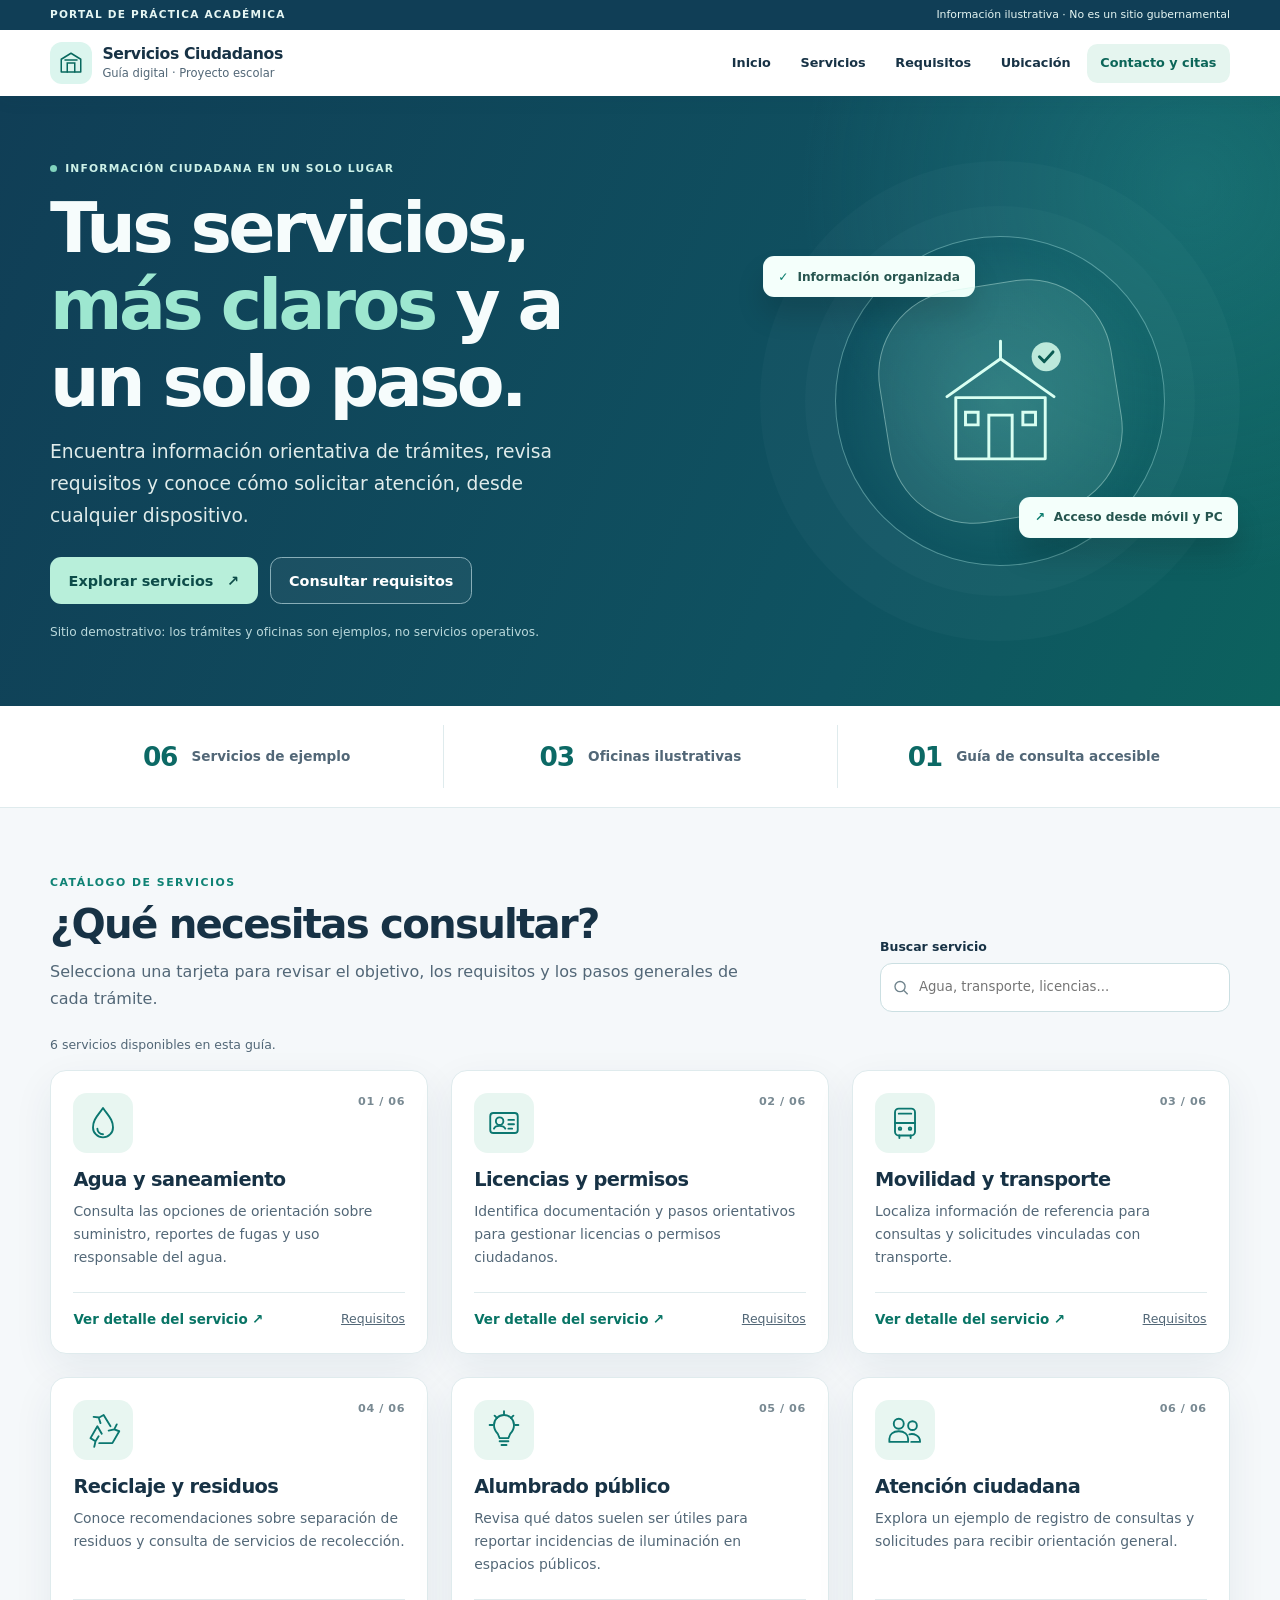
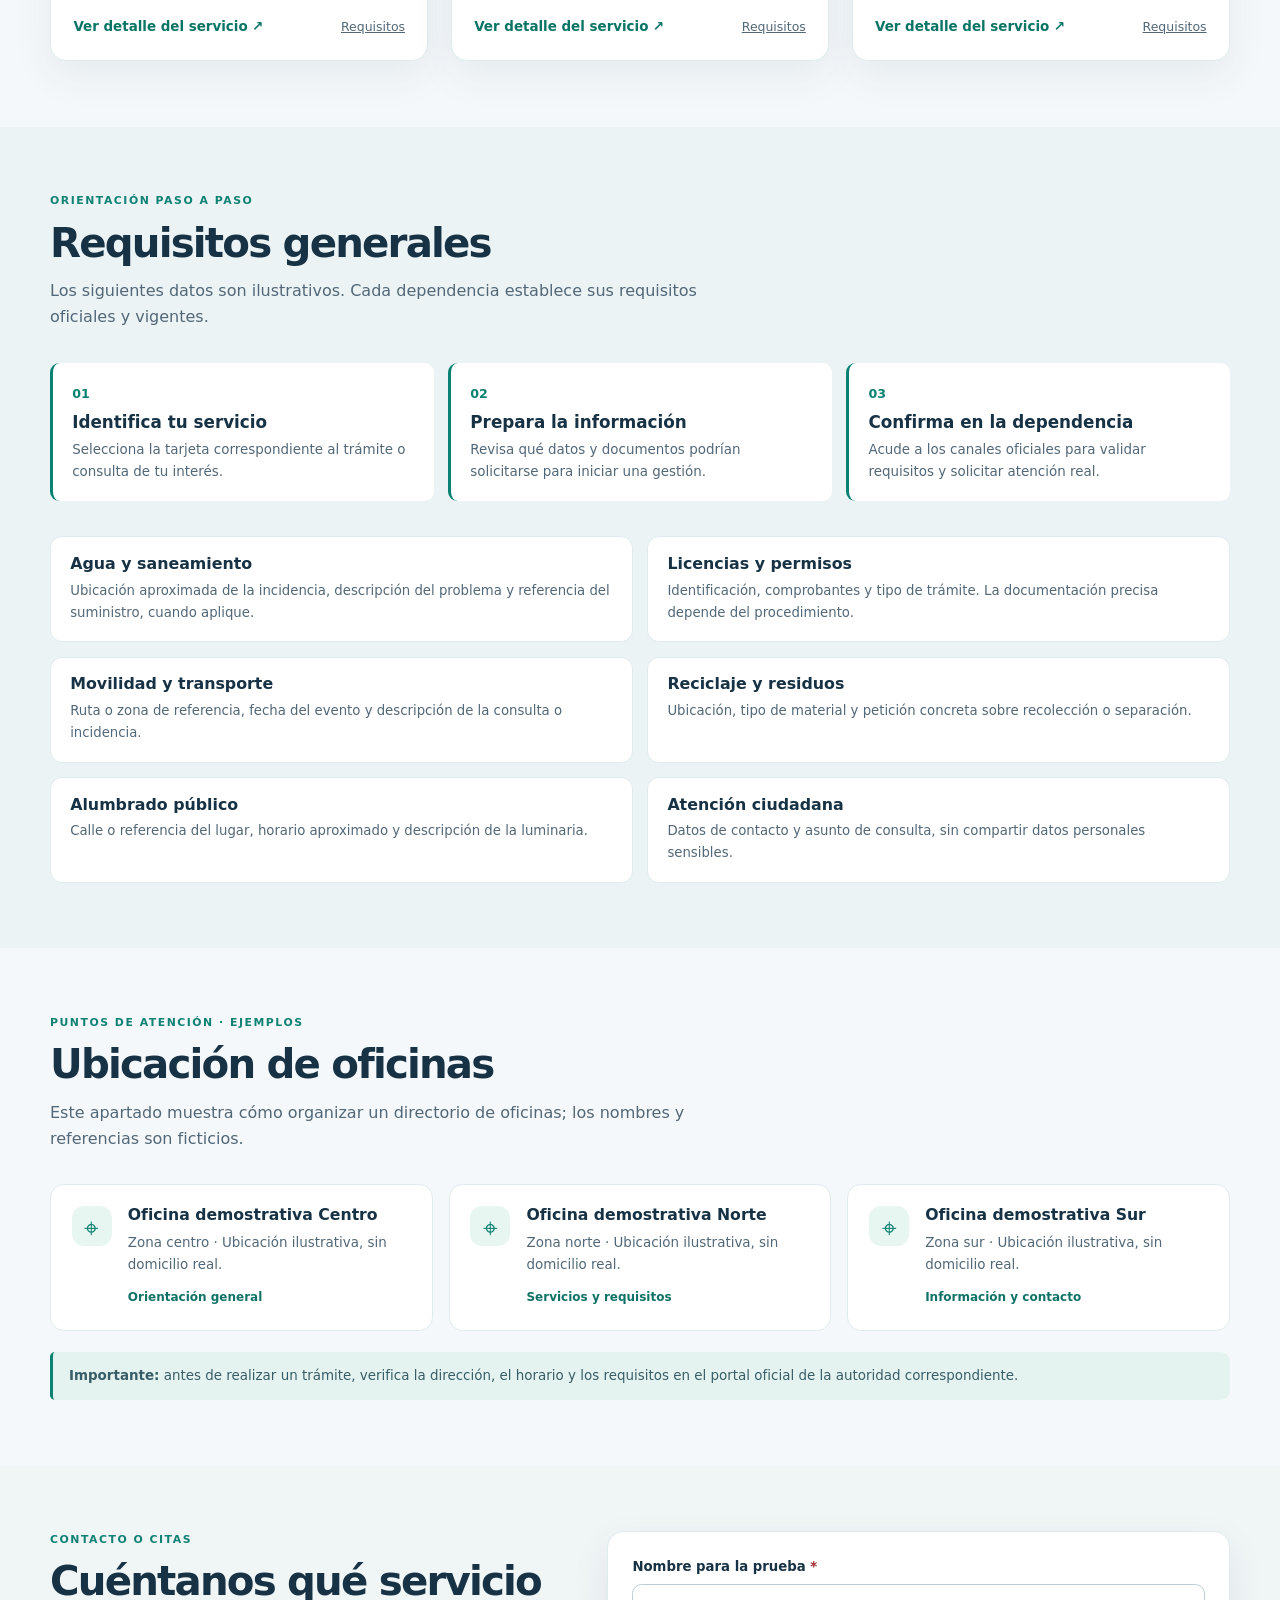
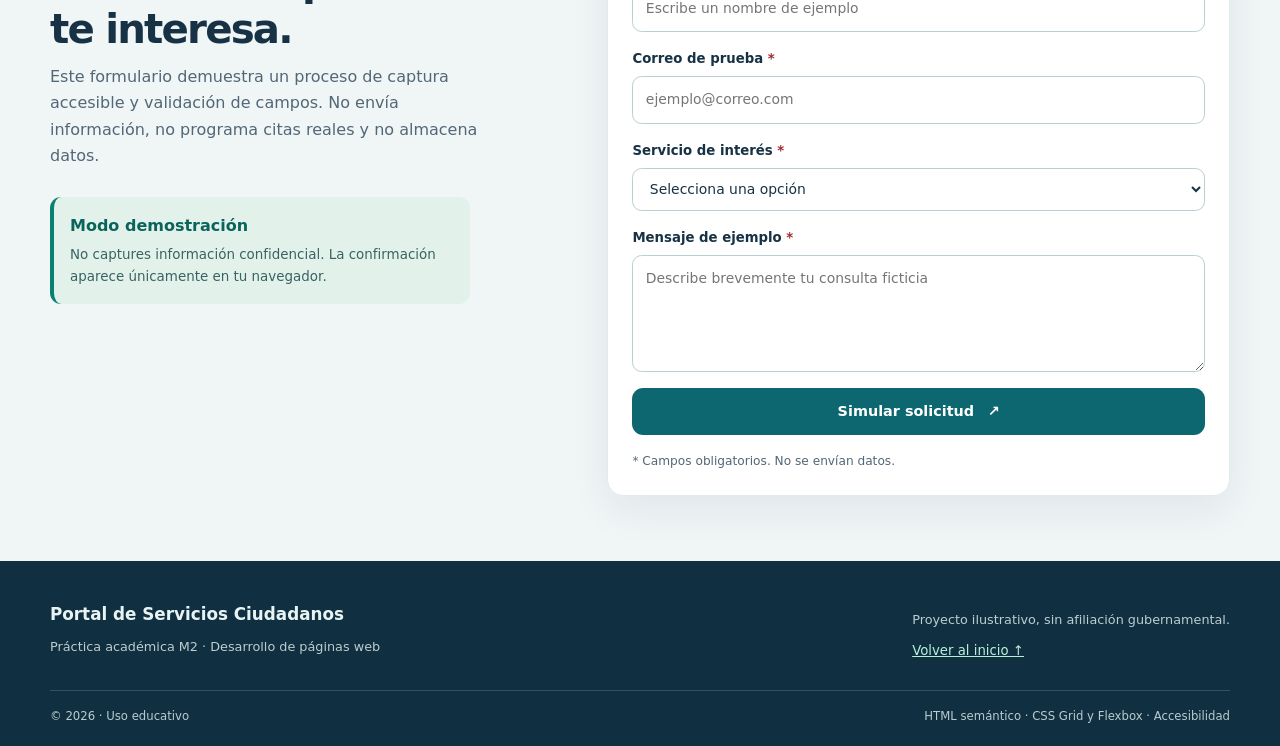
<file: index.html>
<!DOCTYPE html>
<html lang="es">
<head>
  <meta charset="UTF-8">
  <meta name="viewport" content="width=device-width, initial-scale=1.0">
  <meta name="description" content="Portal académico responsivo con información orientativa sobre servicios ciudadanos, requisitos, ubicación y contacto.">
  <meta name="theme-color" content="#103e56">
  <title>Portal de Servicios Ciudadanos | Inicio</title>
  <link rel="stylesheet" href="style.css">
  <script src="script.js" defer></script>
</head>
<body>
  <a class="saltar-contenido" href="#contenido">Ir al contenido principal</a>
  <header id="inicio" class="encabezado-sitio">
    <div class="barra-superior"><div class="contenedor barra-interior"><span>PORTAL DE PRÁCTICA ACADÉMICA</span><span class="barra-derecha">Información ilustrativa · No es un sitio gubernamental</span></div></div>
    <div class="contenedor cabecera-principal">
      <a class="marca" href="#inicio" aria-label="Portal de Servicios Ciudadanos, ir al inicio">
        <span class="marca-emblema" aria-hidden="true"><svg viewBox="0 0 40 40" fill="none"><path d="M7 15 20 7l13 8v17H7V15Z" stroke="currentColor" stroke-width="2" stroke-linejoin="round"/><path d="M15 32V20h10v12M12 16h16" stroke="currentColor" stroke-width="2" stroke-linecap="round"/></svg></span>
        <span class="marca-texto"><strong>Servicios Ciudadanos</strong><small>Guía digital · Proyecto escolar</small></span>
      </a>
      <nav class="navegacion-sitio" aria-label="Navegación principal">
        <a href="#inicio">Inicio</a><a href="#servicios">Servicios</a><a href="#requisitos">Requisitos</a><a href="#ubicacion">Ubicación</a><a href="#contacto" class="enlace-contacto">Contacto y citas</a>
      </nav>
    </div>
  </header>

  <main id="contenido" class="contenido-principal">
    <section class="hero" aria-labelledby="titulo-hero">
      <div class="contenedor hero-contenido">
        <div class="hero-texto">
          <p class="etiqueta-clara"><span class="punto" aria-hidden="true"></span> INFORMACIÓN CIUDADANA EN UN SOLO LUGAR</p>
          <h1 id="titulo-hero">Tus servicios, <em>más claros</em> y a un solo paso.</h1>
          <p class="hero-descripcion">Encuentra información orientativa de trámites, revisa requisitos y conoce cómo solicitar atención, desde cualquier dispositivo.</p>
          <div class="hero-acciones"><a class="boton boton-primario" href="#servicios">Explorar servicios <span aria-hidden="true">↗</span></a><a class="boton boton-secundario" href="#requisitos">Consultar requisitos</a></div>
          <p class="nota-hero">Sitio demostrativo: los trámites y oficinas son ejemplos, no servicios operativos.</p>
        </div>
        <div class="hero-ilustracion" aria-hidden="true">
          <div class="tarjeta-flotante tarjeta-flotante-uno"><span class="icono-mini">✓</span> Información organizada</div>
          <div class="circulo-exterior"><div class="circulo-interior"><svg viewBox="0 0 180 180" fill="none"><path d="M44 86h92v63H44V86Z" stroke="currentColor" stroke-width="3" stroke-linejoin="round"/><path d="M35 85 90 46l55 39M90 46V28" stroke="currentColor" stroke-width="3" stroke-linecap="round" stroke-linejoin="round"/><path d="M78 149v-45h24v45M54 101h13v13H54zM113 101h13v13h-13z" stroke="currentColor" stroke-width="3"/><circle cx="137" cy="44" r="15" fill="#bce9db"/><path d="m130 44 5 5 9-10" stroke="#0a5b52" stroke-width="3" stroke-linecap="round" stroke-linejoin="round"/></svg></div></div>
          <div class="tarjeta-flotante tarjeta-flotante-dos"><span class="icono-mini">↗</span> Acceso desde móvil y PC</div>
        </div>
      </div>
    </section>

    <section class="franja-valor" aria-label="Ventajas de la guía"><div class="contenedor valores-grid"><div class="valor"><strong>06</strong><span>Servicios de ejemplo</span></div><div class="valor"><strong>03</strong><span>Oficinas ilustrativas</span></div><div class="valor"><strong>01</strong><span>Guía de consulta accesible</span></div></div></section>

    <section id="servicios" class="seccion seccion-servicios" aria-labelledby="titulo-servicios">
      <div class="contenedor">
        <div class="seccion-cabecera"><div><p class="sobretitulo">CATÁLOGO DE SERVICIOS</p><h2 id="titulo-servicios">¿Qué necesitas consultar?</h2><p class="seccion-descripcion">Selecciona una tarjeta para revisar el objetivo, los requisitos y los pasos generales de cada trámite.</p></div><label class="buscador"><span class="buscador-etiqueta">Buscar servicio</span><span class="campo-busqueda"><svg viewBox="0 0 24 24" aria-hidden="true"><circle cx="10.8" cy="10.8" r="6.8"/><path d="m16 16 5 5"/></svg><input type="search" id="buscar-servicio" placeholder="Agua, transporte, licencias..." autocomplete="off"></span></label></div>
        <p id="resultados-busqueda" class="contador-resultados" role="status" aria-live="polite">6 servicios disponibles en esta guía.</p>
        <div class="grid-servicios">
          <article class="tarjeta-servicio" data-nombre="Agua y saneamiento reportar fuga recibos"><div class="tarjeta-superior"><img src="agua.svg" alt="Ícono de una gota de agua" width="64" height="64"><span class="tarjeta-numero">01 / 06</span></div><h3>Agua y saneamiento</h3><p>Consulta las opciones de orientación sobre suministro, reportes de fugas y uso responsable del agua.</p><div class="tarjeta-enlaces"><a class="enlace-detalle" href="detalle.html?servicio=agua">Ver detalle del servicio <span aria-hidden="true">↗</span></a><a class="enlace-discreto" href="#req-agua">Requisitos</a></div></article>
          <article class="tarjeta-servicio" data-nombre="Licencias y permisos conducir documentos"><div class="tarjeta-superior"><img src="licencias.svg" alt="Ícono de una credencial con fotografía" width="64" height="64"><span class="tarjeta-numero">02 / 06</span></div><h3>Licencias y permisos</h3><p>Identifica documentación y pasos orientativos para gestionar licencias o permisos ciudadanos.</p><div class="tarjeta-enlaces"><a class="enlace-detalle" href="detalle.html?servicio=licencias">Ver detalle del servicio <span aria-hidden="true">↗</span></a><a class="enlace-discreto" href="#req-licencias">Requisitos</a></div></article>
          <article class="tarjeta-servicio" data-nombre="Movilidad y transporte rutas atención"><div class="tarjeta-superior"><img src="transporte.svg" alt="Ícono de un autobús" width="64" height="64"><span class="tarjeta-numero">03 / 06</span></div><h3>Movilidad y transporte</h3><p>Localiza información de referencia para consultas y solicitudes vinculadas con transporte.</p><div class="tarjeta-enlaces"><a class="enlace-detalle" href="detalle.html?servicio=transporte">Ver detalle del servicio <span aria-hidden="true">↗</span></a><a class="enlace-discreto" href="#req-transporte">Requisitos</a></div></article>
          <article class="tarjeta-servicio" data-nombre="Reciclaje y residuos separación recolección"><div class="tarjeta-superior"><img src="reciclaje.svg" alt="Ícono de flechas de reciclaje" width="64" height="64"><span class="tarjeta-numero">04 / 06</span></div><h3>Reciclaje y residuos</h3><p>Conoce recomendaciones sobre separación de residuos y consulta de servicios de recolección.</p><div class="tarjeta-enlaces"><a class="enlace-detalle" href="detalle.html?servicio=reciclaje">Ver detalle del servicio <span aria-hidden="true">↗</span></a><a class="enlace-discreto" href="#req-reciclaje">Requisitos</a></div></article>
          <article class="tarjeta-servicio" data-nombre="Alumbrado público falla luminaria reportar"><div class="tarjeta-superior"><img src="alumbrado.svg" alt="Ícono de una luminaria encendida" width="64" height="64"><span class="tarjeta-numero">05 / 06</span></div><h3>Alumbrado público</h3><p>Revisa qué datos suelen ser útiles para reportar incidencias de iluminación en espacios públicos.</p><div class="tarjeta-enlaces"><a class="enlace-detalle" href="detalle.html?servicio=alumbrado">Ver detalle del servicio <span aria-hidden="true">↗</span></a><a class="enlace-discreto" href="#req-alumbrado">Requisitos</a></div></article>
          <article class="tarjeta-servicio" data-nombre="Atención ciudadana orientación citas solicitudes"><div class="tarjeta-superior"><img src="atencion.svg" alt="Ícono de dos personas dialogando" width="64" height="64"><span class="tarjeta-numero">06 / 06</span></div><h3>Atención ciudadana</h3><p>Explora un ejemplo de registro de consultas y solicitudes para recibir orientación general.</p><div class="tarjeta-enlaces"><a class="enlace-detalle" href="detalle.html?servicio=atencion">Ver detalle del servicio <span aria-hidden="true">↗</span></a><a class="enlace-discreto" href="#req-atencion">Requisitos</a></div></article>
        </div><p id="sin-resultados" class="sin-resultados" hidden>No se encontraron servicios con ese término. Prueba con otra palabra.</p>
      </div>
    </section>

    <section id="requisitos" class="seccion seccion-requisitos" aria-labelledby="titulo-requisitos"><div class="contenedor">
      <div class="seccion-cabecera"><div><p class="sobretitulo">ORIENTACIÓN PASO A PASO</p><h2 id="titulo-requisitos">Requisitos generales</h2><p class="seccion-descripcion">Los siguientes datos son ilustrativos. Cada dependencia establece sus requisitos oficiales y vigentes.</p></div></div>
      <div class="pasos"><div class="paso"><span>01</span><h3>Identifica tu servicio</h3><p>Selecciona la tarjeta correspondiente al trámite o consulta de tu interés.</p></div><div class="paso"><span>02</span><h3>Prepara la información</h3><p>Revisa qué datos y documentos podrían solicitarse para iniciar una gestión.</p></div><div class="paso"><span>03</span><h3>Confirma en la dependencia</h3><p>Acude a los canales oficiales para validar requisitos y solicitar atención real.</p></div></div>
      <div class="requisitos-grid"><article id="req-agua" class="requisito"><h3>Agua y saneamiento</h3><p>Ubicación aproximada de la incidencia, descripción del problema y referencia del suministro, cuando aplique.</p></article><article id="req-licencias" class="requisito"><h3>Licencias y permisos</h3><p>Identificación, comprobantes y tipo de trámite. La documentación precisa depende del procedimiento.</p></article><article id="req-transporte" class="requisito"><h3>Movilidad y transporte</h3><p>Ruta o zona de referencia, fecha del evento y descripción de la consulta o incidencia.</p></article><article id="req-reciclaje" class="requisito"><h3>Reciclaje y residuos</h3><p>Ubicación, tipo de material y petición concreta sobre recolección o separación.</p></article><article id="req-alumbrado" class="requisito"><h3>Alumbrado público</h3><p>Calle o referencia del lugar, horario aproximado y descripción de la luminaria.</p></article><article id="req-atencion" class="requisito"><h3>Atención ciudadana</h3><p>Datos de contacto y asunto de consulta, sin compartir datos personales sensibles.</p></article></div>
    </div></section>

    <section id="ubicacion" class="seccion seccion-ubicacion" aria-labelledby="titulo-ubicacion"><div class="contenedor"><div class="seccion-cabecera"><div><p class="sobretitulo">PUNTOS DE ATENCIÓN · EJEMPLOS</p><h2 id="titulo-ubicacion">Ubicación de oficinas</h2><p class="seccion-descripcion">Este apartado muestra cómo organizar un directorio de oficinas; los nombres y referencias son ficticios.</p></div></div><div class="oficinas-grid"><article class="oficina"><div class="oficina-icono" aria-hidden="true">⌖</div><div><h3>Oficina demostrativa Centro</h3><p>Zona centro · Ubicación ilustrativa, sin domicilio real.</p><span>Orientación general</span></div></article><article class="oficina"><div class="oficina-icono" aria-hidden="true">⌖</div><div><h3>Oficina demostrativa Norte</h3><p>Zona norte · Ubicación ilustrativa, sin domicilio real.</p><span>Servicios y requisitos</span></div></article><article class="oficina"><div class="oficina-icono" aria-hidden="true">⌖</div><div><h3>Oficina demostrativa Sur</h3><p>Zona sur · Ubicación ilustrativa, sin domicilio real.</p><span>Información y contacto</span></div></article></div><div class="aviso-ubicacion"><strong>Importante:</strong> antes de realizar un trámite, verifica la dirección, el horario y los requisitos en el portal oficial de la autoridad correspondiente.</div></div></section>

    <section id="contacto" class="seccion seccion-contacto" aria-labelledby="titulo-contacto"><div class="contenedor contacto-grid"><div class="contacto-texto"><p class="sobretitulo">CONTACTO O CITAS</p><h2 id="titulo-contacto">Cuéntanos qué servicio te interesa.</h2><p>Este formulario demuestra un proceso de captura accesible y validación de campos. No envía información, no programa citas reales y no almacena datos.</p><div class="aviso-privacidad-demo"><strong>Modo demostración</strong><span>No captures información confidencial. La confirmación aparece únicamente en tu navegador.</span></div></div><form id="formulario-contacto" class="formulario" aria-label="Formulario de demostración para consultas"><div class="campo"><label for="nombre">Nombre para la prueba <span aria-hidden="true">*</span></label><input id="nombre" name="nombre" type="text" minlength="2" maxlength="70" autocomplete="name" placeholder="Escribe un nombre de ejemplo" required></div><div class="campo"><label for="correo">Correo de prueba <span aria-hidden="true">*</span></label><input id="correo" name="correo" type="email" maxlength="100" placeholder="ejemplo@correo.com" autocomplete="email" required></div><div class="campo"><label for="servicio-contacto">Servicio de interés <span aria-hidden="true">*</span></label><select id="servicio-contacto" name="servicio" required><option value="">Selecciona una opción</option><option>Agua y saneamiento</option><option>Licencias y permisos</option><option>Movilidad y transporte</option><option>Reciclaje y residuos</option><option>Alumbrado público</option><option>Atención ciudadana</option></select></div><div class="campo"><label for="mensaje">Mensaje de ejemplo <span aria-hidden="true">*</span></label><textarea id="mensaje" name="mensaje" rows="4" minlength="10" maxlength="500" placeholder="Describe brevemente tu consulta ficticia" required></textarea></div><button class="boton boton-enviar" type="submit">Simular solicitud <span aria-hidden="true">↗</span></button><p class="form-ayuda">* Campos obligatorios. No se envían datos.</p><p id="respuesta-formulario" class="respuesta-formulario" role="status" aria-live="polite" tabindex="-1" hidden></p></form></div></section>
  </main>
  <footer class="pie-sitio"><div class="contenedor pie-contenido"><div><strong>Portal de Servicios Ciudadanos</strong><p>Práctica académica M2 · Desarrollo de páginas web</p></div><div><p>Proyecto ilustrativo, sin afiliación gubernamental.</p><a href="#inicio">Volver al inicio ↑</a></div></div><div class="contenedor pie-copy"><span>© 2026 · Uso educativo</span><span>HTML semántico · CSS Grid y Flexbox · Accesibilidad</span></div></footer>
</body>
</html>
</file>
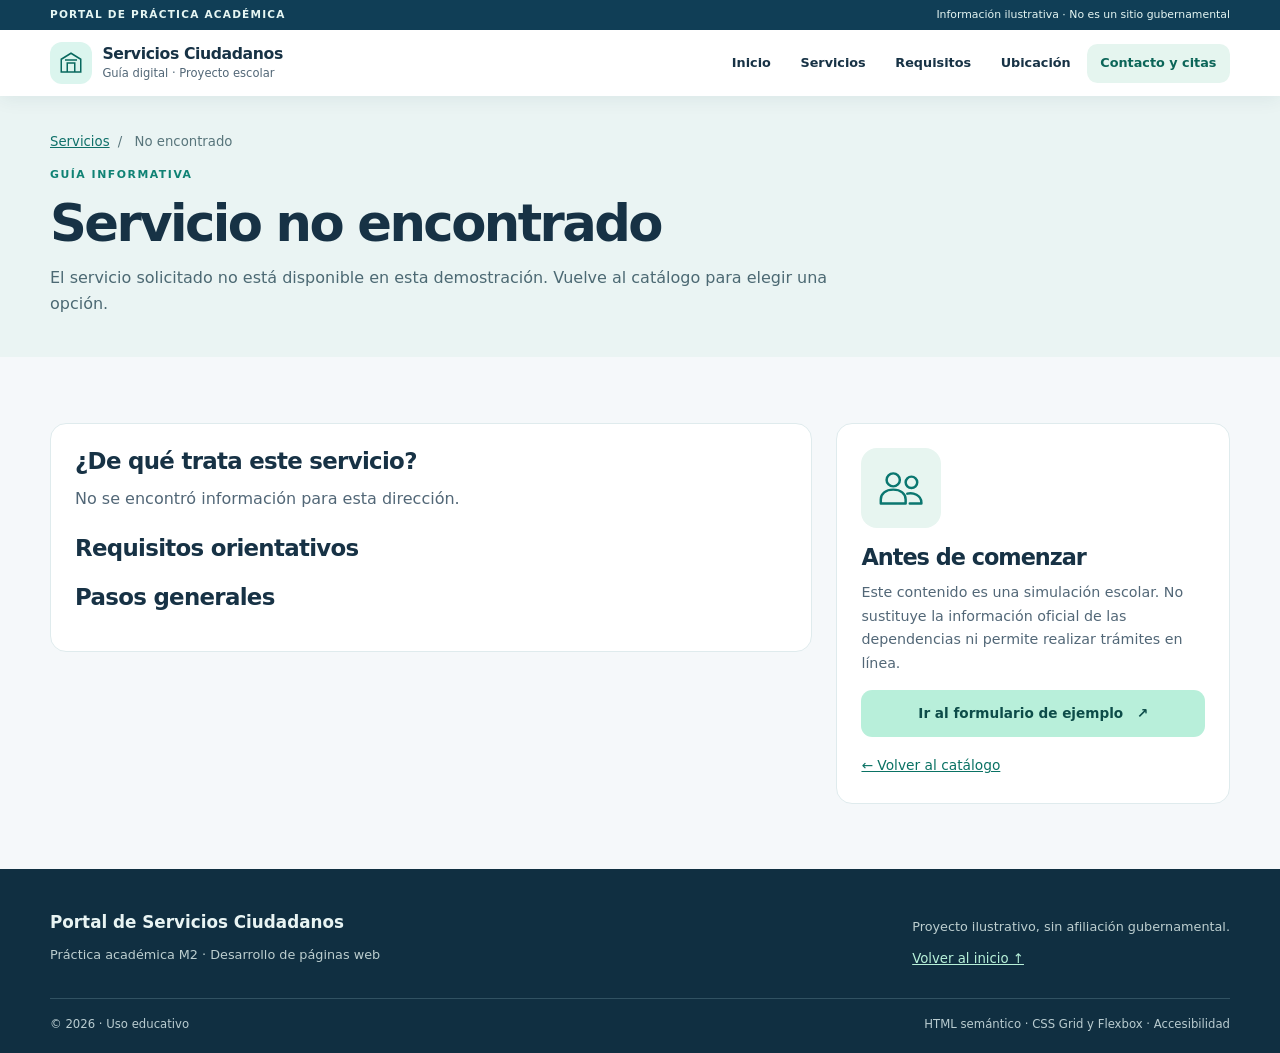
<file: detalle.html>
<!DOCTYPE html>
<html lang="es">
<head>
  <meta charset="UTF-8">
  <meta name="viewport" content="width=device-width, initial-scale=1.0">
  <meta name="description" content="Detalle ilustrativo de un trámite en el Portal de Servicios Ciudadanos.">
  <meta name="theme-color" content="#103e56">
  <title>Detalle de servicio | Portal de Servicios Ciudadanos</title>
  <link rel="stylesheet" href="style.css">
  <script src="script.js" defer></script>
</head>
<body class="pagina-detalle">
  <a class="saltar-contenido" href="#contenido">Ir al contenido principal</a>
  <header class="encabezado-sitio"><div class="barra-superior"><div class="contenedor barra-interior"><span>PORTAL DE PRÁCTICA ACADÉMICA</span><span class="barra-derecha">Información ilustrativa · No es un sitio gubernamental</span></div></div><div class="contenedor cabecera-principal"><a class="marca" href="index.html#inicio" aria-label="Portal de Servicios Ciudadanos, ir al inicio"><span class="marca-emblema" aria-hidden="true"><svg viewBox="0 0 40 40" fill="none"><path d="M7 15 20 7l13 8v17H7V15Z" stroke="currentColor" stroke-width="2"/><path d="M15 32V20h10v12M12 16h16" stroke="currentColor" stroke-width="2"/></svg></span><span class="marca-texto"><strong>Servicios Ciudadanos</strong><small>Guía digital · Proyecto escolar</small></span></a><nav class="navegacion-sitio" aria-label="Navegación principal"><a href="index.html#inicio">Inicio</a><a href="index.html#servicios">Servicios</a><a href="index.html#requisitos">Requisitos</a><a href="index.html#ubicacion">Ubicación</a><a href="index.html#contacto" class="enlace-contacto">Contacto y citas</a></nav></div></header>
  <main id="contenido"><section class="detalle-hero"><div class="contenedor"><p class="migajas"><a href="index.html#servicios">Servicios</a> <span aria-hidden="true">/</span> <span id="migaja-actual">Detalle del servicio</span></p><p class="sobretitulo">GUÍA INFORMATIVA</p><h1 id="detalle-titulo">Detalle del servicio</h1><p id="detalle-resumen" class="detalle-resumen">Información de referencia del trámite seleccionado.</p></div></section><section class="seccion detalle-contenido"><div class="contenedor detalle-layout"><article class="panel-detalle"><h2>¿De qué trata este servicio?</h2><p id="detalle-descripcion"></p><h2>Requisitos orientativos</h2><ul id="detalle-requisitos" class="lista-detalle"></ul><h2>Pasos generales</h2><ol id="detalle-pasos" class="lista-detalle"></ol></article><aside class="panel-ayuda" aria-label="Información importante"><img id="detalle-imagen" src="atencion.svg" alt="Ícono de atención ciudadana" width="80" height="80"><h2>Antes de comenzar</h2><p>Este contenido es una simulación escolar. No sustituye la información oficial de las dependencias ni permite realizar trámites en línea.</p><p id="detalle-nota"></p><a class="boton boton-primario" href="index.html#contacto">Ir al formulario de ejemplo <span aria-hidden="true">↗</span></a><a class="enlace-regresar" href="index.html#servicios">← Volver al catálogo</a></aside></div></section></main>
  <footer class="pie-sitio"><div class="contenedor pie-contenido"><div><strong>Portal de Servicios Ciudadanos</strong><p>Práctica académica M2 · Desarrollo de páginas web</p></div><div><p>Proyecto ilustrativo, sin afiliación gubernamental.</p><a href="index.html#inicio">Volver al inicio ↑</a></div></div><div class="contenedor pie-copy"><span>© 2026 · Uso educativo</span><span>HTML semántico · CSS Grid y Flexbox · Accesibilidad</span></div></footer>
</body>
</html>
</file>
<file: style.css>
/* Portal de Servicios Ciudadanos. Práctica M2. Estrategia mobile-first. */
:root {
  --color-principal: #126b78;
  --color-principal-fuerte: #103e56;
  --color-acento: #0f7b6c;
  --color-texto: #173245;
  --color-muted: #526777;
  --color-fondo: #f5f8fa;
  --color-blanco: #ffffff;
  --color-borde: #dfebed;
  --color-tarjeta: #ffffff;
  --espacio: 1rem;
  --paso--1: clamp(0.9rem, 0.3vw + 0.85rem, 1rem);
  --paso-1: clamp(1.25rem, 0.8vw + 1rem, 1.5rem);
  --sombra: 0 14px 40px rgba(16, 62, 86, .07);
}
* { box-sizing: border-box; }
html { scroll-behavior: smooth; scroll-padding-top: 8.5rem; }
body {
  display: grid;
  grid-template-areas: "encabezado" "principal" "pie";
  grid-template-rows: auto 1fr auto;
  min-height: 100vh;
  margin: 0;
  font-family: system-ui, -apple-system, BlinkMacSystemFont, "Segoe UI", sans-serif;
  font-size: var(--paso--1);
  line-height: 1.65;
  color: var(--color-texto);
  background: var(--color-fondo);
}
body > .encabezado-sitio { grid-area: encabezado; }
body > .contenido-principal, body > main { grid-area: principal; }
body > .pie-sitio { grid-area: pie; }
img, svg { max-width: 100%; }
a { color: inherit; }
button, input, textarea, select { font: inherit; }
button, a, input, textarea, select { -webkit-tap-highlight-color: transparent; }
:focus-visible { outline: 3px solid #ffbd57; outline-offset: 3px; }
[hidden] { display: none !important; }
.contenedor { width: min(100% - 2.3rem, 1180px); margin-inline: auto; }
.saltar-contenido { position: fixed; top: .5rem; left: .5rem; z-index: 1000; background: #fff; color: #133447; padding: .7rem 1rem; border-radius: .6rem; transform: translateY(-170%); }
.saltar-contenido:focus { transform: translateY(0); }
.encabezado-sitio { position: sticky; top: 0; z-index: 50; background: var(--color-blanco); box-shadow: 0 3px 18px rgba(17, 54, 75, .07); }
.barra-superior { background: #103e56; color: #e5f6f3; font-size: .66rem; letter-spacing: .115em; font-weight: 750; }
.barra-interior { min-height: 30px; display: flex; align-items: center; justify-content: space-between; gap: 1rem; }
.barra-derecha { display: none; }
.cabecera-principal { padding-block: .75rem; display: flex; align-items: center; flex-wrap: wrap; gap: .75rem 2rem; justify-content: space-between; }
.marca { display: flex; align-items: center; gap: .65rem; text-decoration: none; min-width: 0; }
.marca-emblema { width: 42px; height: 42px; flex: 0 0 auto; display: grid; place-items: center; background: #dbf5ee; color: #08685e; border-radius: 12px; padding: 6px; }
.marca-texto { display: grid; gap: 0; line-height: 1.18; }
.marca-texto strong { font-size: .98rem; letter-spacing: -.025em; }
.marca-texto small { margin-top: 4px; color: var(--color-muted); font-size: .72rem; }
.navegacion-sitio { display: flex; flex-wrap: wrap; align-items: center; justify-content: flex-start; gap: .2rem .4rem; width: 100%; }
.navegacion-sitio a { display: inline-flex; align-items: center; justify-content: center; font-size: .80rem; font-weight: 650; border-radius: .65rem; min-height: 39px; padding: .38rem .62rem; text-decoration: none; transition: background .2s, color .2s; }
.navegacion-sitio a:hover { background: #eef8f8; color: #08685e; }
.navegacion-sitio .enlace-contacto { background: #e5f5ef; color: #0b6558; }
.hero { color: #f6fcfc; background: radial-gradient(circle at 93% 15%, rgba(46,155,151,.32), transparent 30%), linear-gradient(112deg, #103e56, #0f5361 70%, #0c625e); overflow: hidden; }
.hero-contenido { display: grid; align-items: center; gap: 2rem; min-height: 440px; padding-block: 3.3rem 3.6rem; }
.hero-texto { max-width: 630px; position: relative; z-index: 1; }
.etiqueta-clara { font-size: .67rem; letter-spacing: .11em; font-weight: 750; color: #cdf1e8; display: flex; align-items: center; gap: .5rem; }
.punto { display: inline-block; width: .45rem; height: .45rem; border-radius: 50%; background: #81d3bd; }
h1, h2, h3, p { margin-top: 0; }
h1,h2,h3 { line-height: 1.17; }
.hero h1 { font-size: clamp(2.1rem, 5.5vw, 4.35rem); line-height: 1.1; letter-spacing: -.052em; margin: .8rem 0 1rem; font-weight: 760; text-wrap: balance; }
.hero h1 em { color: #9de7d0; font-style: normal; }
.hero-descripcion { font-size: clamp(.98rem, 1.6vw, 1.17rem); color: #e0eceb; line-height: 1.72; max-width: 555px; }
.hero-acciones { display: flex; align-items: center; flex-wrap: wrap; gap: .8rem; margin-top: 1.55rem; }
.boton { display: inline-flex; justify-content: center; align-items: center; gap: .85rem; min-height: 47px; padding: .7rem 1.1rem; border-radius: .7rem; border: 1px solid transparent; cursor: pointer; text-decoration: none; font-weight: 750; line-height: 1.25; font-size: .9rem; transition: filter .2s, transform .2s; }
.boton:hover { filter: brightness(1.06); transform: translateY(-1px); }
.boton-primario { background: #b8efda; color: #0d4c49; }
.boton-secundario { color: white; border-color: #88aeb8; background: rgba(255,255,255,.05); }
.nota-hero { color: #b9d8db; font-size: .76rem; margin: 1.1rem 0 0; }
.hero-ilustracion { display: none; position: relative; place-items: center; min-height: 330px; }
.circulo-exterior { display: grid; place-items: center; width: 330px; height: 330px; border-radius: 50%; border: 1px solid rgba(180,240,235,.4); background: radial-gradient(circle, rgba(112,224,204,.19), transparent 69%); box-shadow: 0 0 0 30px rgba(183,243,227,.025), 0 0 0 75px rgba(183,243,227,.025); }
.circulo-interior { display: grid; place-items: center; width: 235px; height: 235px; border-radius: 36%; background: rgba(185,238,225,.10); border: 1px solid rgba(207,244,234,.4); transform: rotate(-9deg); }
.circulo-interior svg { width: 175px; color: #d9fff2; transform: rotate(9deg); }
.tarjeta-flotante { position: absolute; border: 1px solid rgba(231,253,246,.36); background: #f4fffb; color: #26554f; border-radius: 11px; padding: .6rem .9rem; font-size: .76rem; font-weight: 720; white-space: nowrap; box-shadow: 0 18px 28px rgba(0,0,0,.14); }
.tarjeta-flotante-uno { top: 36px; left: -20px; }
.tarjeta-flotante-dos { bottom: 31px; right: -15px; }
.icono-mini { margin-right: .3rem; color: #087b6c; }
.franja-valor { background: var(--color-blanco); border-bottom: 1px solid var(--color-borde); }
.valores-grid { display: grid; grid-template-columns: 1fr; gap: 0; padding-block: .8rem; }
.valor { display: flex; align-items: center; gap: .9rem; padding: .6rem 0; }
.valor + .valor { border-top: 1px solid var(--color-borde); }
.valor strong { color: #0c6965; font-size: 1.65rem; letter-spacing: -.05em; font-weight: 800; }
.valor span { color: var(--color-muted); font-size: .85rem; font-weight: 560; }
.seccion { padding-block: 4.1rem; }
.seccion-cabecera { display: flex; flex-wrap: wrap; justify-content: space-between; gap: 1.5rem; align-items: end; margin-bottom: 1.45rem; }
.sobretitulo { color: #0f8274; font-size: .68rem; letter-spacing: .14em; font-weight: 800; margin-bottom: .58rem; }
.seccion h2 { font-size: clamp(1.78rem, 3.35vw, 2.52rem); letter-spacing: -.045em; margin: 0 0 .7rem; }
.seccion-descripcion { color: var(--color-muted); max-width: 690px; margin: 0; }
.buscador { display: grid; gap: .35rem; width: 100%; max-width: 350px; }
.buscador-etiqueta { font-weight: 700; font-size: .78rem; }
.campo-busqueda { display: flex; align-items: center; background: var(--color-tarjeta); border: 1px solid #cbdfe2; border-radius: .75rem; padding: .3rem .7rem; }
.campo-busqueda:focus-within { border-color: #138c7e; box-shadow: 0 0 0 3px rgba(19, 140, 126, .12); }
.campo-busqueda svg { width: 19px; height: 19px; stroke: #6f838c; stroke-width: 1.8; fill: none; }
.campo-busqueda input { width: 100%; min-width: 0; border: 0; outline: none; background: transparent; color: var(--color-texto); padding: .5rem .55rem; font-size: .83rem; }
.contador-resultados { font-size: .78rem; color: var(--color-muted); margin-bottom: .85rem; }
.grid-servicios { display: grid; grid-template-columns: 1fr; gap: 1.15rem; }
.tarjeta-servicio { display: flex; flex-direction: column; min-width: 0; padding: 1.4rem; background: var(--color-tarjeta); border: 1px solid var(--color-borde); border-radius: 1rem; box-shadow: var(--sombra); transition: transform .2s, border-color .2s; }
.tarjeta-servicio:hover { transform: translateY(-3px); border-color: #91c6c6; }
.tarjeta-superior { display: flex; justify-content: space-between; align-items: flex-start; margin-bottom: 1rem; }
.tarjeta-superior img { width: 60px; height: 60px; padding: 10px; background: #e8f6f1; border-radius: 14px; }
.tarjeta-numero { font-size: .7rem; color: #788992; font-weight: 750; letter-spacing: .05em; }
.tarjeta-servicio h3 { font-size: 1.21rem; letter-spacing: -.03em; margin-bottom: .55rem; }
.tarjeta-servicio p { color: var(--color-muted); font-size: .87rem; flex: 1; margin-bottom: 1.4rem; }
.tarjeta-enlaces { display: flex; gap: .75rem; flex-wrap: wrap; justify-content: space-between; align-items: center; padding-top: 1rem; border-top: 1px solid var(--color-borde); }
.enlace-detalle { text-decoration: none; font-weight: 760; color: #087465; font-size: .84rem; }
.enlace-detalle:hover, .enlace-discreto:hover, .enlace-regresar:hover { text-decoration: underline; }
.enlace-discreto { font-size: .78rem; color: var(--color-muted); }
.sin-resultados { background: #eaf6f5; border-radius: .6rem; padding: 1rem; }
.seccion-requisitos { background: #ecf3f5; }
.pasos { display: grid; grid-template-columns: 1fr; gap: .9rem; margin: 2rem 0 2.2rem; }
.paso { border-left: 3px solid #0a8273; padding: 1.1rem 1.2rem; background: var(--color-tarjeta); border-radius: .6rem; }
.paso > span { color: #0b8271; font-size: .79rem; font-weight: 840; }
.paso h3 { font-size: 1.05rem; margin: .4rem 0; }
.paso p { font-size: .84rem; color: var(--color-muted); margin-bottom: 0; }
.requisitos-grid { display: grid; grid-template-columns: 1fr; gap: .9rem; }
.requisito { scroll-margin-top: 9rem; background: var(--color-tarjeta); border: 1px solid var(--color-borde); border-radius: .75rem; padding: 1.1rem 1.2rem; }
.requisito h3 { font-size: .99rem; margin-bottom: .4rem; }
.requisito p { font-size: .83rem; margin: 0; color: var(--color-muted); }
.seccion-ubicacion { background: var(--color-fondo); }
.oficinas-grid { display: grid; grid-template-columns: 1fr; gap: 1rem; margin-top: 2rem; }
.oficina { display: flex; align-items: flex-start; gap: 1rem; padding: 1.3rem; background: var(--color-tarjeta); border-radius: .85rem; border: 1px solid var(--color-borde); }
.oficina-icono { width: 40px; height: 40px; border-radius: 12px; flex: 0 0 auto; color: #0f8171; background: #e8f6f1; display: grid; place-items: center; font-size: 1.65rem; }
.oficina h3 { font-size: .98rem; margin: 0 0 .45rem; }
.oficina p { font-size: .84rem; color: var(--color-muted); margin-bottom: .45rem; }
.oficina span { color: #0f7266; font-size: .75rem; font-weight: 750; }
.aviso-ubicacion { margin-top: 1.3rem; font-size: .84rem; color: #385d66; border-left: 3px solid #0a8171; padding: .8rem 1rem; background: #e5f3f0; border-radius: .3rem .6rem .6rem .3rem; }
.seccion-contacto { background: #f0f5f6; }
.contacto-grid { display: grid; grid-template-columns: 1fr; gap: 2rem; align-items: start; }
.contacto-texto > p:not(.sobretitulo) { color: var(--color-muted); max-width: 440px; }
.aviso-privacidad-demo { display: grid; gap: .3rem; margin-top: 1.7rem; max-width: 420px; padding: 1rem; background: #e2f2eb; border-left: 4px solid #0a8071; border-radius: .7rem; }
.aviso-privacidad-demo strong { color: #0b645c; }
.aviso-privacidad-demo span { color: #3a6262; font-size: .84rem; }
.formulario { display: grid; grid-template-columns: 1fr; gap: 1rem; background: var(--color-tarjeta); padding: 1.5rem; border: 1px solid var(--color-borde); border-radius: 1rem; box-shadow: var(--sombra); }
.campo { display: grid; gap: .36rem; }
.campo label { font-size: .83rem; font-weight: 720; }
.campo label span { color: #a22c30; }
.campo input, .campo select, .campo textarea { width: 100%; border: 1px solid #bacfd3; border-radius: .6rem; color: var(--color-texto); background: var(--color-tarjeta); padding: .73rem .78rem; font-size: .87rem; }
.campo textarea { resize: vertical; }
.campo input:focus, .campo select:focus, .campo textarea:focus { border-color: #0d8072; }
.boton-enviar { background: #0c6770; color: #fff; }
.form-ayuda { font-size: .76rem; color: var(--color-muted); margin: 0; }
.respuesta-formulario { background: #dcf7e9; border: 1px solid #9bd5b9; padding: .8rem; color: #154f45; border-radius: .6rem; font-size: .86rem; margin: 0; }
.pie-sitio { background: #102f41; color: #e8f4f3; padding: 2.5rem 0 1.2rem; }
.pie-contenido { display: flex; justify-content: space-between; flex-wrap: wrap; gap: 1rem 2rem; }
.pie-contenido strong { font-size: 1.05rem; }
.pie-contenido p { font-size: .8rem; color: #bccecf; margin: .45rem 0; }
.pie-contenido a { font-size: .83rem; color: #b7f1d9; }
.pie-copy { border-top: 1px solid #315262; margin-top: 1.6rem; padding-top: 1rem; display: flex; justify-content: space-between; flex-wrap: wrap; gap: .5rem; font-size: .73rem; color: #b9ccd0; }
/* Página de detalle: información generada desde un catálogo local en JS */
.detalle-hero { padding-block: 2.2rem 2.5rem; background: #eaf4f3; }
.migajas { font-size: .83rem; color: #58757b; }
.migajas a { color: #0f7069; }
.migajas span { margin-inline: .25rem; }
.detalle-hero h1 { font-size: clamp(2rem, 4vw, 3.3rem); letter-spacing: -.05em; margin: .5rem 0 .7rem; }
.detalle-resumen { color: #4c6973; max-width: 800px; margin-bottom: 0; }
.detalle-layout { display: grid; grid-template-columns: 1fr; gap: 1.5rem; align-items: start; }
.panel-detalle, .panel-ayuda { border: 1px solid var(--color-borde); border-radius: 1rem; background: var(--color-tarjeta); padding: 1.5rem; }
.panel-detalle h2 { font-size: 1.43rem; letter-spacing: -.03em; margin: 1.4rem 0 .7rem; }
.panel-detalle h2:first-child { margin-top: 0; }
.panel-detalle p { color: var(--color-muted); }
.lista-detalle { padding-left: 1.4rem; color: var(--color-muted); }
.lista-detalle li { margin-bottom: .65rem; }
.panel-ayuda img { display: block; padding: .85rem; background: #e7f5f0; border-radius: 1rem; margin-bottom: 1rem; }
.panel-ayuda h2 { font-size: 1.4rem; }
.panel-ayuda p { color: var(--color-muted); font-size: .89rem; }
.panel-ayuda .boton { width: 100%; font-size: .85rem; text-align: center; }
.enlace-regresar { display: inline-block; margin-top: 1.1rem; font-size: .86rem; color: #0a7264; }
@media (min-width: 768px) {
  .barra-derecha { display: inline; letter-spacing: normal; font-size: .68rem; font-weight: 500; }
  .contenedor { width: min(100% - 3rem, 1180px); }
  .navegacion-sitio { width: auto; }
  .hero-contenido { grid-template-columns: minmax(0, 1.2fr) minmax(245px, .8fr); min-height: 470px; padding-block: 4rem; }
  .hero-ilustracion { display: grid; }
  .circulo-exterior { width: 260px; height: 260px; }
  .circulo-interior { width: 205px; height: 205px; }
  .tarjeta-flotante-uno { top: 20px; left: -8px; }
  .tarjeta-flotante-dos { bottom: 28px; right: -8px; }
  .valores-grid { grid-template-columns: repeat(3, minmax(0, 1fr)); padding-block: 1.2rem; }
  .valor { justify-content: center; }
  .valor + .valor { border-top: 0; border-left: 1px solid var(--color-borde); }
  .grid-servicios { grid-template-columns: repeat(2, minmax(0, 1fr)); gap: 1.25rem; }
  .pasos { grid-template-columns: repeat(3, minmax(0, 1fr)); }
  .requisitos-grid { grid-template-columns: repeat(2, minmax(0, 1fr)); }
  .oficinas-grid { grid-template-columns: repeat(2, minmax(0, 1fr)); }
  .contacto-grid { grid-template-columns: .9fr 1.1fr; gap: 3rem; }
  .detalle-layout { grid-template-columns: minmax(0, 1.55fr) minmax(260px, .8fr); }
}
@media (min-width: 1024px) {
  .cabecera-principal { flex-wrap: nowrap; }
  .navegacion-sitio { gap: .15rem; }
  .navegacion-sitio a { padding-inline: .85rem; }
  .hero-contenido { grid-template-columns: 1.2fr .8fr; }
  .circulo-exterior { width: 330px; height: 330px; }
  .circulo-interior { width: 235px; height: 235px; }
  .grid-servicios { grid-template-columns: repeat(3, minmax(0, 1fr)); gap: 1.4rem; }
  .oficinas-grid { grid-template-columns: repeat(3, minmax(0, 1fr)); }
}
@media (prefers-color-scheme: dark) {
  :root { --color-texto: #e7f2f7; --color-muted: #b2c5cd; --color-fondo: #0f172a; --color-blanco: #18283c; --color-borde: #34465c; --color-tarjeta: #1e293b; --sombra: 0 10px 30px rgba(0,0,0,.12); }
  body { background-color: #0f172a; color: #f1f5f9; }
  .navegacion-sitio { background-color: #18283c; }
  .navegacion-sitio a:hover { background: #26475b; color: #d4f3e7; }
  .navegacion-sitio .enlace-contacto { background: #254b4c; color: #d4faea; }
  .marca-emblema, .tarjeta-superior img, .oficina-icono, .panel-ayuda img { background: #24494a; color: #d4ffeb; }
  .seccion-requisitos, .seccion-contacto { background: #16243a; }
  .tarjeta-superior img { filter: brightness(1.65) saturate(.85); }
  .sobretitulo, .tarjeta-enlaces a, .oficina span, .valor strong, .paso > span, .migajas a { color: #7be1bf; }
  .campo-busqueda input { color: #e7f2f7; }
  .campo-busqueda input::placeholder { color: #a5b8c3; }
  .aviso-ubicacion, .aviso-privacidad-demo, .sin-resultados, .respuesta-formulario { background: #213d43; color: #d4eae9; }
  .aviso-privacidad-demo strong, .aviso-privacidad-demo span { color: #d4eae9; }
  .campo input, .campo select, .campo textarea { border-color: #52687a; }
  .respuesta-formulario { border-color: #4f9f85; }
  .detalle-hero { background: #19344a; }
  .pie-sitio { background: #0b2232; }
}
@media (prefers-reduced-motion: reduce) {
  html { scroll-behavior: auto; }
  *, *::before, *::after { transition-duration: .01ms !important; animation-duration: .01ms !important; }
}
</file>
